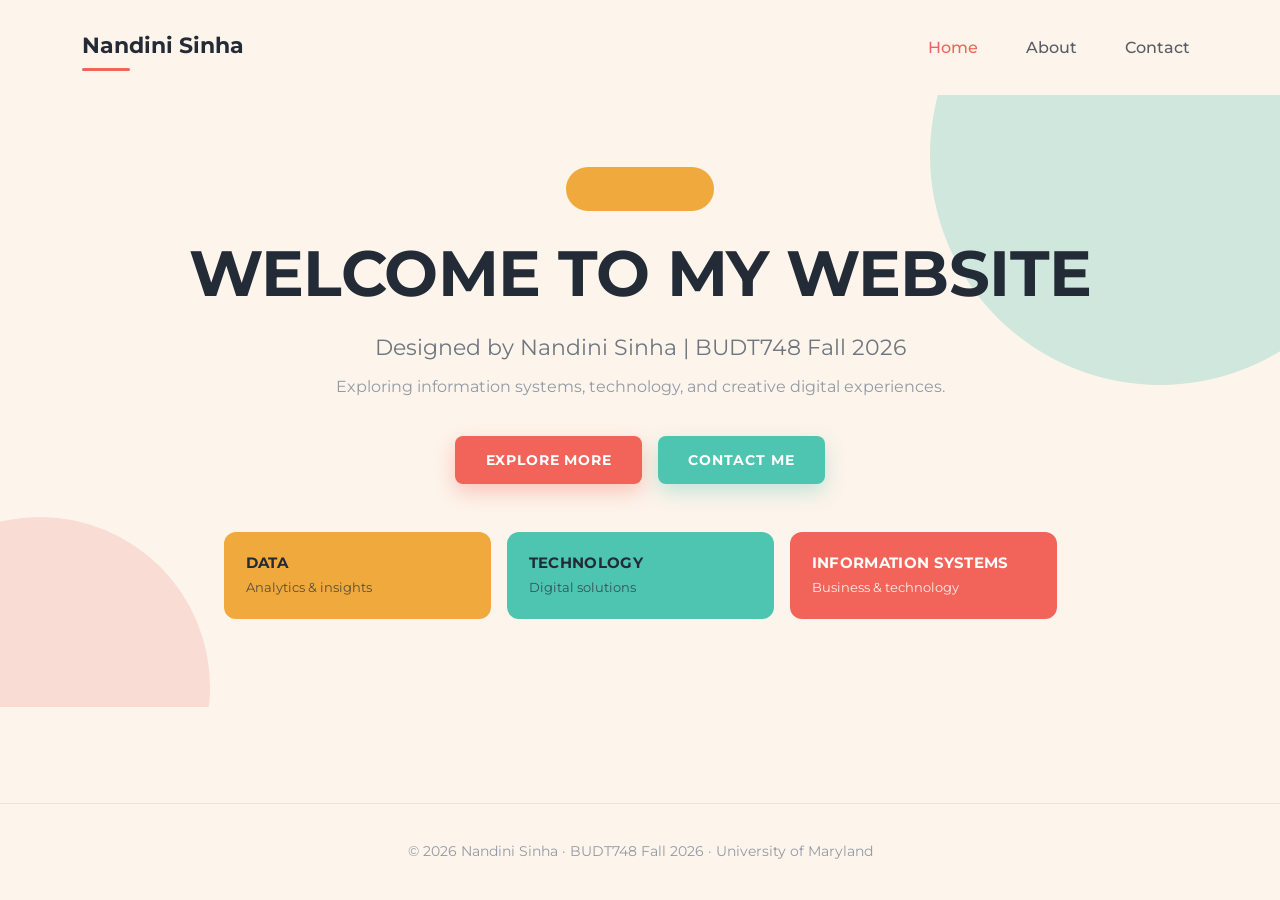
<file: index.html>
<!DOCTYPE html>
<html lang="en">
<head>
  <meta charset="UTF-8">
  <meta name="viewport" content="width=device-width, initial-scale=1.0">
  <title>Nandini Sinha | BUDT748 Fall 2026</title>
  <meta name="description" content="BUDT748 Fall 2026 client side technologies project by Nandini Sinha.">

  <!-- Bootstrap 5.3 CSS via CDN (from the tutorial) -->
  <link href="https://cdn.jsdelivr.net/npm/bootstrap@5.3.0/dist/css/bootstrap.min.css" rel="stylesheet">

  <!-- Montserrat font, used across the whole site -->
  <link rel="preconnect" href="https://fonts.googleapis.com">
  <link rel="preconnect" href="https://fonts.gstatic.com" crossorigin>
  <link href="https://fonts.googleapis.com/css2?family=Montserrat:wght@400;500;600;700&display=swap" rel="stylesheet">

  <!-- My own stylesheet - loaded last so it can override Bootstrap -->
  <link href="css/styles.css" rel="stylesheet">
</head>
<body>

  <!-- ============ BOOTSTRAP NAVIGATION BAR ============ -->
  <!-- navbar-expand-lg = collapses into a hamburger menu below 992px -->
  <nav class="navbar navbar-expand-lg">
    <div class="container">

      <!-- My name as the site logo -->
      <a class="navbar-brand" href="index.html">Nandini Sinha</a>

      <!-- Hamburger button that shows on small screens -->
      <button class="navbar-toggler" type="button" data-bs-toggle="collapse"
              data-bs-target="#navbarNav" aria-controls="navbarNav"
              aria-expanded="false" aria-label="Toggle navigation">
        <span class="navbar-toggler-icon"></span>
      </button>

      <!-- The links themselves -->
      <div class="collapse navbar-collapse justify-content-end" id="navbarNav">
        <ul class="navbar-nav">
          <li class="nav-item">
            <a class="nav-link active" href="index.html">Home</a>
          </li>
          <li class="nav-item">
            <a class="nav-link" href="about.html">About</a>
          </li>
          <li class="nav-item">
            <a class="nav-link" href="contact.html">Contact</a>
          </li>
        </ul>
      </div>

    </div>
  </nav>

  <!-- ============ HERO SECTION ============ -->
  <header class="hero">

    <!-- the two soft background circles from my Figma design -->
    <span class="deco deco-mint" aria-hidden="true"></span>
    <span class="deco deco-blush" aria-hidden="true"></span>

    <div class="container">

      <!-- decorative amber capsule above the heading -->
      <span class="pill" aria-hidden="true"></span>

      <h1>Welcome to My Website</h1>

      <p class="hero-subtitle">
        Designed by Nandini Sinha | BUDT748 Fall 2026
      </p>

      <p class="hero-tagline">
        Exploring information systems, technology, and creative digital experiences.
      </p>

      <!-- Call to action buttons -->
      <div class="d-flex flex-column flex-sm-row gap-3 justify-content-center mb-5">
        <a href="about.html" class="btn btn-coral">Explore More</a>
        <a href="contact.html" class="btn btn-teal">Contact Me</a>
      </div>

      <!-- ===== THREE CATEGORY CARDS (Bootstrap 12-column grid) ===== -->
      <!-- row + col-md-4 gives three equal columns on medium screens and up.
           On phones Bootstrap automatically stacks them into one column. -->
      <div class="row g-3 justify-content-center">

        <div class="col-md-4 col-lg-3">
          <div class="cat-card cat-amber">
            <h3>Data</h3>
            <p>Analytics &amp; insights</p>
          </div>
        </div>

        <div class="col-md-4 col-lg-3">
          <div class="cat-card cat-teal">
            <h3>Technology</h3>
            <p>Digital solutions</p>
          </div>
        </div>

        <div class="col-md-4 col-lg-3">
          <div class="cat-card cat-coral">
            <h3>Information Systems</h3>
            <p>Business &amp; technology</p>
          </div>
        </div>

      </div>

    </div>
  </header>

  <!-- ============ FOOTER ============ -->
  <footer class="site-footer">
    <div class="container">
      <p>&copy; 2026 Nandini Sinha &middot; BUDT748 Fall 2026 &middot; University of Maryland</p>
    </div>
  </footer>

  <!-- Bootstrap JavaScript bundle - needed for the hamburger menu to open -->
  <script src="https://cdn.jsdelivr.net/npm/bootstrap@5.3.0/dist/js/bootstrap.bundle.min.js"></script>
</body>
</html>
</file>
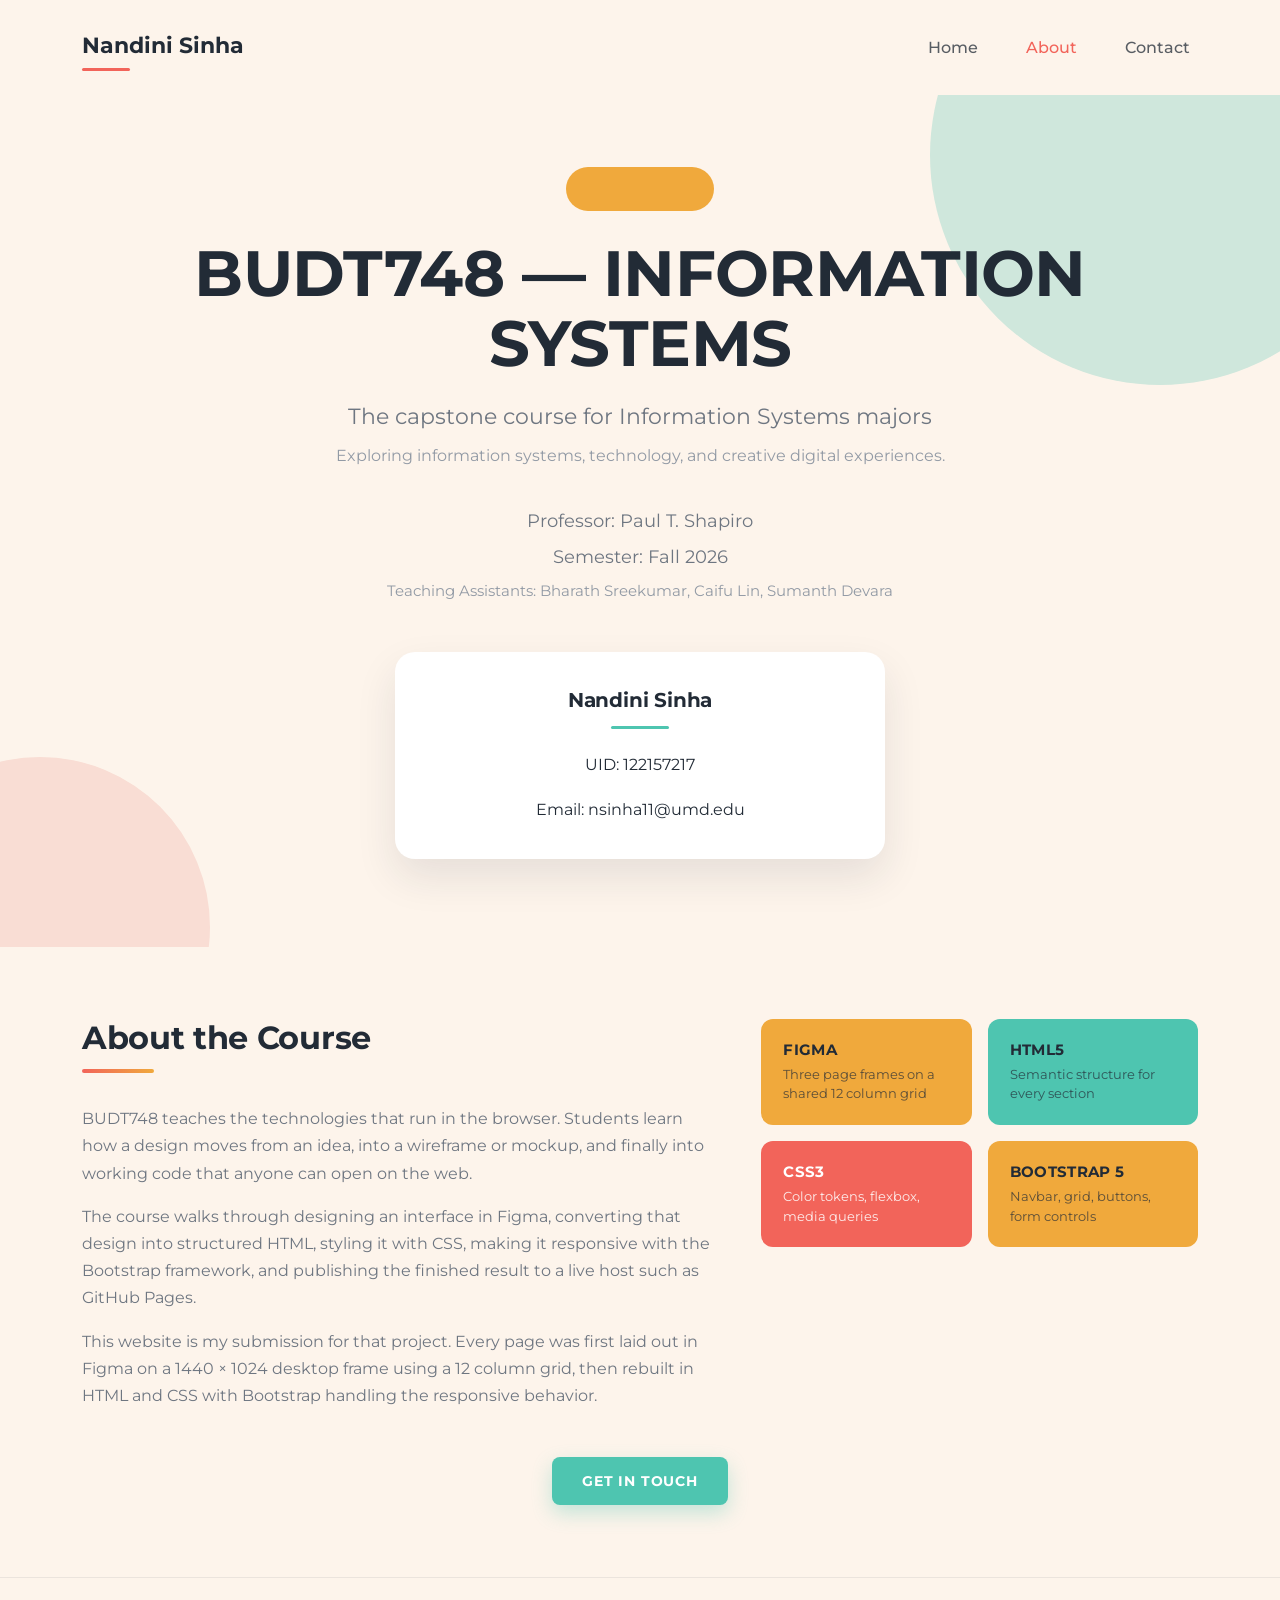
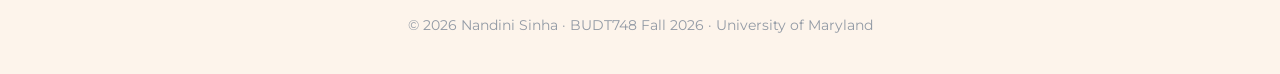
<file: about.html>
<!DOCTYPE html>
<html lang="en">
<head>
  <meta charset="UTF-8">
  <meta name="viewport" content="width=device-width, initial-scale=1.0">
  <title>About | Nandini Sinha | BUDT748 Fall 2026</title>
  <meta name="description" content="About BUDT748 Information Systems - course details, professor, and teaching assistants.">

  <!-- Bootstrap 5.3 CSS via CDN -->
  <link href="https://cdn.jsdelivr.net/npm/bootstrap@5.3.0/dist/css/bootstrap.min.css" rel="stylesheet">

  <!-- Montserrat font -->
  <link rel="preconnect" href="https://fonts.googleapis.com">
  <link rel="preconnect" href="https://fonts.gstatic.com" crossorigin>
  <link href="https://fonts.googleapis.com/css2?family=Montserrat:wght@400;500;600;700&display=swap" rel="stylesheet">

  <!-- My own stylesheet -->
  <link href="css/styles.css" rel="stylesheet">
</head>
<body>

  <!-- ============ BOOTSTRAP NAVIGATION BAR ============ -->
  <nav class="navbar navbar-expand-lg">
    <div class="container">

      <a class="navbar-brand" href="index.html">Nandini Sinha</a>

      <button class="navbar-toggler" type="button" data-bs-toggle="collapse"
              data-bs-target="#navbarNav" aria-controls="navbarNav"
              aria-expanded="false" aria-label="Toggle navigation">
        <span class="navbar-toggler-icon"></span>
      </button>

      <div class="collapse navbar-collapse justify-content-end" id="navbarNav">
        <ul class="navbar-nav">
          <li class="nav-item">
            <a class="nav-link" href="index.html">Home</a>
          </li>
          <li class="nav-item">
            <a class="nav-link active" href="about.html">About</a>
          </li>
          <li class="nav-item">
            <a class="nav-link" href="contact.html">Contact</a>
          </li>
        </ul>
      </div>

    </div>
  </nav>

  <!-- ============ HERO SECTION ============ -->
  <header class="hero">

    <!-- the two soft background circles from my Figma design -->
    <span class="deco deco-mint" aria-hidden="true"></span>
    <span class="deco deco-blush" aria-hidden="true"></span>

    <div class="container">

      <span class="pill" aria-hidden="true"></span>

      <h1>BUDT748 &mdash; Information Systems</h1>

      <p class="hero-subtitle">
        The capstone course for Information Systems majors
      </p>

      <p class="hero-tagline">
        Exploring information systems, technology, and creative digital experiences.
      </p>

      <!-- course details, stacked and centered like my Figma frame -->
      <p class="hero-detail">Professor: Paul T. Shapiro</p>
      <p class="hero-detail">Semester: Fall 2026</p>
      <p class="hero-detail-sm mb-5">
        Teaching Assistants: Bharath Sreekumar, Caifu Lin, Sumanth Devara
      </p>

      <!-- white card with my own details -->
      <div class="profile-card">
        <h3>Nandini Sinha</h3>
        <hr class="profile-rule">
        <p class="field-value">UID: 122157217</p>
        <p class="field-value">
          Email: <a href="mailto:nsinha11@umd.edu">nsinha11@umd.edu</a>
        </p>
      </div>

    </div>
  </header>

  <!-- ============ ABOUT THE COURSE (Bootstrap grid) ============ -->
  <section class="section">
    <div class="container">
      <div class="row g-5 align-items-start">

        <!-- col-lg-7 / col-lg-5 = uneven two column split on large screens -->
        <div class="col-lg-7">
          <h2 class="section-title">About the Course</h2>
          <hr class="accent-rule mx-0">
          <p>
            BUDT748 teaches the technologies that run in the browser. Students
            learn how a design moves from an idea, into a wireframe or mockup,
            and finally into working code that anyone can open on the web.
          </p>
          <p>
            The course walks through designing an interface in Figma, converting
            that design into structured HTML, styling it with CSS, making it
            responsive with the Bootstrap framework, and publishing the finished
            result to a live host such as GitHub Pages.
          </p>
          <p class="mb-0">
            This website is my submission for that project. Every page was first
            laid out in Figma on a 1440 &times; 1024 desktop frame using a
            12 column grid, then rebuilt in HTML and CSS with Bootstrap handling
            the responsive behavior.
          </p>
        </div>

        <!-- Four small cards: 2 per row on tablets, 2 per row on desktop -->
        <div class="col-lg-5">
          <div class="row g-3">

            <div class="col-sm-6">
              <div class="cat-card cat-amber">
                <h3>Figma</h3>
                <p>Three page frames on a shared 12 column grid</p>
              </div>
            </div>

            <div class="col-sm-6">
              <div class="cat-card cat-teal">
                <h3>HTML5</h3>
                <p>Semantic structure for every section</p>
              </div>
            </div>

            <div class="col-sm-6">
              <div class="cat-card cat-coral">
                <h3>CSS3</h3>
                <p>Color tokens, flexbox, media queries</p>
              </div>
            </div>

            <div class="col-sm-6">
              <div class="cat-card cat-amber">
                <h3>Bootstrap 5</h3>
                <p>Navbar, grid, buttons, form controls</p>
              </div>
            </div>

          </div>
        </div>

      </div>

      <div class="text-center mt-5">
        <a href="contact.html" class="btn btn-teal">Get In Touch</a>
      </div>

    </div>
  </section>

  <!-- ============ FOOTER ============ -->
  <footer class="site-footer">
    <div class="container">
      <p>&copy; 2026 Nandini Sinha &middot; BUDT748 Fall 2026 &middot; University of Maryland</p>
    </div>
  </footer>

  <!-- Bootstrap JavaScript bundle -->
  <script src="https://cdn.jsdelivr.net/npm/bootstrap@5.3.0/dist/js/bootstrap.bundle.min.js"></script>
</body>
</html>
</file>
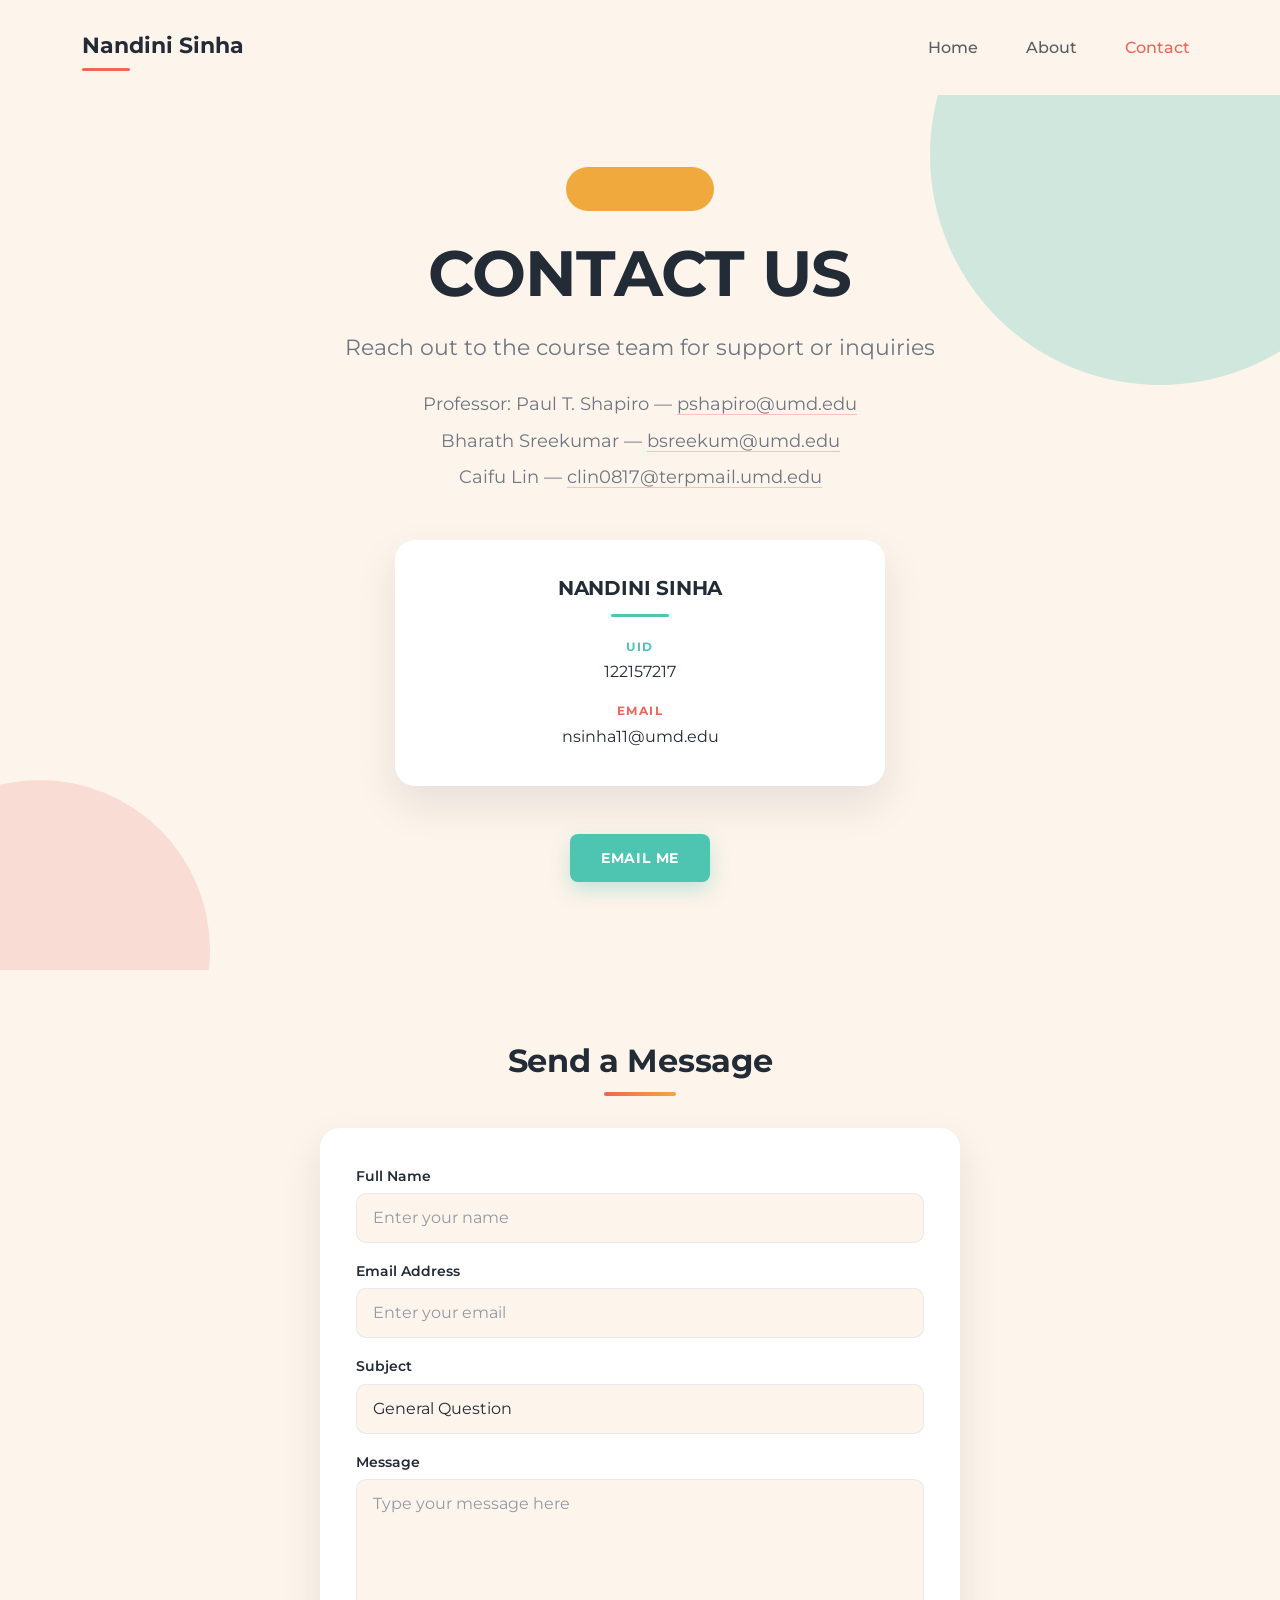
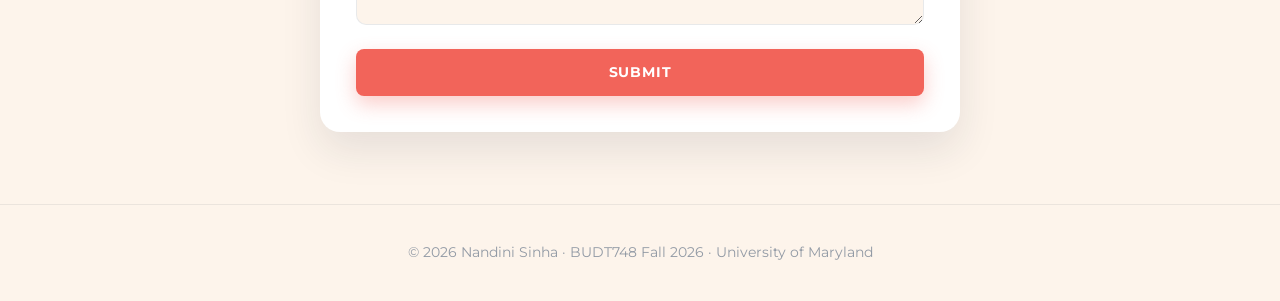
<file: contact.html>
<!DOCTYPE html>
<html lang="en">
<head>
  <meta charset="UTF-8">
  <meta name="viewport" content="width=device-width, initial-scale=1.0">
  <title>Contact | Nandini Sinha | BUDT748 Fall 2026</title>
  <meta name="description" content="Contact details for the BUDT748 Fall 2026 course team and Nandini Sinha.">

  <!-- Bootstrap 5.3 CSS via CDN -->
  <link href="https://cdn.jsdelivr.net/npm/bootstrap@5.3.0/dist/css/bootstrap.min.css" rel="stylesheet">

  <!-- Montserrat font -->
  <link rel="preconnect" href="https://fonts.googleapis.com">
  <link rel="preconnect" href="https://fonts.gstatic.com" crossorigin>
  <link href="https://fonts.googleapis.com/css2?family=Montserrat:wght@400;500;600;700&display=swap" rel="stylesheet">

  <!-- My own stylesheet -->
  <link href="css/styles.css" rel="stylesheet">
</head>
<body>

  <!-- ============ BOOTSTRAP NAVIGATION BAR ============ -->
  <nav class="navbar navbar-expand-lg">
    <div class="container">

      <a class="navbar-brand" href="index.html">Nandini Sinha</a>

      <button class="navbar-toggler" type="button" data-bs-toggle="collapse"
              data-bs-target="#navbarNav" aria-controls="navbarNav"
              aria-expanded="false" aria-label="Toggle navigation">
        <span class="navbar-toggler-icon"></span>
      </button>

      <div class="collapse navbar-collapse justify-content-end" id="navbarNav">
        <ul class="navbar-nav">
          <li class="nav-item">
            <a class="nav-link" href="index.html">Home</a>
          </li>
          <li class="nav-item">
            <a class="nav-link" href="about.html">About</a>
          </li>
          <li class="nav-item">
            <a class="nav-link active" href="contact.html">Contact</a>
          </li>
        </ul>
      </div>

    </div>
  </nav>

  <!-- ============ HERO SECTION ============ -->
  <header class="hero">

    <!-- the two soft background circles from my Figma design -->
    <span class="deco deco-mint" aria-hidden="true"></span>
    <span class="deco deco-blush" aria-hidden="true"></span>

    <div class="container">

      <span class="pill" aria-hidden="true"></span>

      <h1>Contact Us</h1>

      <p class="hero-subtitle mb-4">
        Reach out to the course team for support or inquiries
      </p>

      <!-- course team contacts -->
      <p class="hero-detail">
        Professor: Paul T. Shapiro &mdash;
        <a href="mailto:pshapiro@umd.edu">pshapiro@umd.edu</a>
      </p>
      <p class="hero-detail">
        Bharath Sreekumar &mdash;
        <a href="mailto:bsreekum@umd.edu">bsreekum@umd.edu</a>
      </p>
      <p class="hero-detail mb-5">
        Caifu Lin &mdash;
        <a href="mailto:clin0817@terpmail.umd.edu">clin0817@terpmail.umd.edu</a>
      </p>

      <!-- white card with my own details -->
      <div class="profile-card mb-5">
        <h3 class="text-uppercase">Nandini Sinha</h3>
        <hr class="profile-rule">

        <span class="field-label label-teal">UID</span>
        <p class="field-value">122157217</p>

        <span class="field-label label-coral">Email</span>
        <p class="field-value">
          <a href="mailto:nsinha11@umd.edu">nsinha11@umd.edu</a>
        </p>
      </div>

      <a href="mailto:nsinha11@umd.edu" class="btn btn-teal">Email Me</a>

    </div>
  </header>

  <!-- ============ CONTACT FORM (Bootstrap form components) ============ -->
  <section class="section">
    <div class="container">

      <div class="text-center">
        <h2 class="section-title">Send a Message</h2>
        <hr class="accent-rule">
      </div>

      <div class="form-panel">
        <!-- This is a static site so there is no server to receive the data.
             The script at the bottom just shows a confirmation message. -->
        <form id="contactForm" novalidate>

          <div class="mb-3">
            <label for="name" class="form-label">Full Name</label>
            <input type="text" class="form-control" id="name"
                   placeholder="Enter your name" required>
          </div>

          <div class="mb-3">
            <label for="email" class="form-label">Email Address</label>
            <input type="email" class="form-control" id="email"
                   placeholder="Enter your email" required>
          </div>

          <div class="mb-3">
            <label for="subject" class="form-label">Subject</label>
            <select class="form-control" id="subject">
              <option>General Question</option>
              <option>Assignment Help</option>
              <option>Office Hours</option>
              <option>Other</option>
            </select>
          </div>

          <div class="mb-4">
            <label for="message" class="form-label">Message</label>
            <textarea class="form-control" id="message" rows="5"
                      placeholder="Type your message here" required></textarea>
          </div>

          <button type="submit" class="btn btn-coral w-100">Submit</button>

          <!-- Hidden confirmation message, revealed after submitting -->
          <div id="formSuccess" class="alert mt-3 d-none"
               style="background-color: rgba(78, 197, 176, 0.14);
                      border: 1px solid rgba(78, 197, 176, 0.45);
                      color: #2E8C7B; border-radius: 10px;"
               role="alert">
            Thanks! Your message has been received.
          </div>
        </form>
      </div>

    </div>
  </section>

  <!-- ============ FOOTER ============ -->
  <footer class="site-footer">
    <div class="container">
      <p>&copy; 2026 Nandini Sinha &middot; BUDT748 Fall 2026 &middot; University of Maryland</p>
    </div>
  </footer>

  <!-- Bootstrap JavaScript bundle -->
  <script src="https://cdn.jsdelivr.net/npm/bootstrap@5.3.0/dist/js/bootstrap.bundle.min.js"></script>

  <!-- Small script so the form gives the visitor feedback -->
  <script>
    document.getElementById("contactForm").addEventListener("submit", function (event) {
      // stop the browser from reloading the page
      event.preventDefault();

      // show the confirmation message
      document.getElementById("formSuccess").classList.remove("d-none");

      // clear the fields so the form looks reset
      this.reset();
    });
  </script>
</body>
</html>
</file>
<file: css/styles.css>
/* ============================================================
   BUDT748 Fall 2026 - Client Side Technologies
   Website by Nandini Sinha
   Custom stylesheet layered on top of Bootstrap 5.3
   ============================================================ */

/* ---------- 1. DESIGN TOKENS (colors taken from my Figma file) ---------- */
:root {
  --cream:       #FDF4EB;  /* page background - warm cream        */
  --ink:         #222B36;  /* headings and dark text              */
  --muted:       #6E7681;  /* secondary / supporting text         */
  --muted-soft:  #929AA5;  /* smallest supporting text            */
  --coral:       #F2645A;  /* primary accent - buttons, underline */
  --coral-dark:  #E04E44;  /* coral hover state                   */
  --teal:        #4EC5B0;  /* secondary accent                    */
  --teal-dark:   #3BAE9A;  /* teal hover state                    */
  --amber:       #F0A93C;  /* third accent - pill, data card      */
  --mint:        #CFE7DC;  /* big decorative circle, top right    */
  --blush:       #F9DDD4;  /* big decorative circle, bottom left  */
  --white:       #FFFFFF;
  --card-shadow: 0 18px 40px rgba(34, 43, 54, 0.10);
}

/* ---------- 2. GLOBAL BASE STYLES ---------- */
* {
  box-sizing: border-box;
}

body {
  background-color: var(--cream);
  color: var(--ink);
  font-family: "Montserrat", -apple-system, BlinkMacSystemFont, "Segoe UI", sans-serif;
  margin: 0;
  /* the decorative circles hang off the edges, so hide sideways scroll */
  overflow-x: hidden;
  /* a column layout plus margin-top:auto on the footer keeps the footer at
     the bottom of the window even when a page has very little content */
  display: flex;
  flex-direction: column;
  min-height: 100vh;
}

h1, h2, h3, h4, h5 {
  font-weight: 700;
  color: var(--ink);
  letter-spacing: -0.01em;
}

p {
  color: var(--muted);
  line-height: 1.7;
}

a {
  text-decoration: none;
}

/* ---------- 3. NAVIGATION BAR (Bootstrap navbar overrides) ---------- */
.navbar {
  background-color: var(--cream);
  padding-top: 1.5rem;
  padding-bottom: 1.5rem;
}

/* My name in the top-left, with the short coral underline from my design */
.navbar-brand {
  font-size: 1.4rem;
  font-weight: 700;
  color: var(--ink) !important;
  position: relative;
  padding-bottom: 0.55rem;
}

.navbar-brand::after {
  content: "";
  position: absolute;
  left: 0;
  bottom: 0;
  width: 48px;
  height: 3px;
  border-radius: 2px;
  background-color: var(--coral);
}

.navbar-nav .nav-link {
  font-size: 1rem;
  font-weight: 500;
  color: var(--ink) !important;
  margin-left: 2rem;
  opacity: 0.75;
  transition: opacity 0.2s ease, color 0.2s ease;
}

.navbar-nav .nav-link:hover,
.navbar-nav .nav-link.active {
  opacity: 1;
  color: var(--coral) !important;
}

/* hamburger button on small screens */
.navbar-toggler {
  border-color: rgba(34, 43, 54, 0.15);
}

.navbar-toggler:focus {
  box-shadow: 0 0 0 3px rgba(242, 100, 90, 0.25);
}

/* ---------- 4. DECORATIVE BACKGROUND CIRCLES ---------- */
/* Two soft circles that bleed off the edges, straight from my Figma frames.
   They sit behind everything and never catch clicks. */
.hero {
  position: relative;
  overflow: hidden;       /* clips the circles at the section edge */
  padding: 4.5rem 0 5.5rem;
  text-align: center;
}

.deco {
  position: absolute;
  border-radius: 50%;
  pointer-events: none;
  z-index: 0;
}

.deco-mint {
  width: 460px;
  height: 460px;
  background-color: var(--mint);
  top: -170px;
  right: -110px;
}

.deco-blush {
  width: 340px;
  height: 340px;
  background-color: var(--blush);
  bottom: -150px;
  left: -130px;
}

/* every real piece of content sits above the circles */
.hero > .container {
  position: relative;
  z-index: 1;
}

/* ---------- 5. HERO CONTENT ---------- */
/* the small amber capsule that floats above each page heading */
.pill {
  display: block;
  width: 148px;
  height: 44px;
  border-radius: 999px;
  background-color: var(--amber);
  margin: 0 auto 1.75rem;
}

.hero h1 {
  font-size: 4rem;
  font-weight: 700;
  line-height: 1.08;
  text-transform: uppercase;
  margin-bottom: 1.25rem;
}

/* the main line under the heading */
.hero-subtitle {
  font-size: 1.35rem;
  color: var(--muted);
  margin-bottom: 0.5rem;
}

/* the smaller line under that */
.hero-tagline {
  font-size: 1rem;
  color: var(--muted-soft);
  max-width: 640px;
  margin: 0 auto 2.25rem;
}

/* stacked detail lines used on the About and Contact pages */
.hero-detail {
  font-size: 1.1rem;
  color: var(--muted);
  margin-bottom: 0.4rem;
}

.hero-detail-sm {
  font-size: 0.95rem;
  color: var(--muted-soft);
  margin-bottom: 0.4rem;
}

/* email links inside the detail lines */
.hero-detail a {
  color: var(--muted);
  border-bottom: 1px solid rgba(242, 100, 90, 0.35);
  transition: color 0.2s ease, border-color 0.2s ease;
}

.hero-detail a:hover {
  color: var(--coral);
  border-color: var(--coral);
}

/* ---------- 6. BUTTONS ---------- */
.btn-coral,
.btn-teal {
  border: none;
  border-radius: 8px;
  padding: 0.85rem 1.9rem;
  font-size: 0.85rem;
  font-weight: 700;
  letter-spacing: 0.06em;
  text-transform: uppercase;
  color: var(--white);
  transition: transform 0.2s ease, box-shadow 0.2s ease, background-color 0.2s ease;
}

.btn-coral {
  background-color: var(--coral);
  box-shadow: 0 8px 20px rgba(242, 100, 90, 0.32);
}

.btn-coral:hover,
.btn-coral:focus {
  background-color: var(--coral-dark);
  color: var(--white);
  transform: translateY(-2px);
  box-shadow: 0 12px 26px rgba(242, 100, 90, 0.42);
}

.btn-teal {
  background-color: var(--teal);
  box-shadow: 0 8px 20px rgba(78, 197, 176, 0.32);
}

.btn-teal:hover,
.btn-teal:focus {
  background-color: var(--teal-dark);
  color: var(--white);
  transform: translateY(-2px);
  box-shadow: 0 12px 26px rgba(78, 197, 176, 0.42);
}

/* ---------- 7. CATEGORY CARDS (landing page, Bootstrap grid) ---------- */
.cat-card {
  border-radius: 12px;
  padding: 1.35rem 1.4rem;
  text-align: left;
  height: 100%;
  transition: transform 0.25s ease, box-shadow 0.25s ease;
}

.cat-card:hover {
  transform: translateY(-5px);
  box-shadow: 0 14px 30px rgba(34, 43, 54, 0.14);
}

.cat-card h3 {
  font-size: 0.95rem;
  font-weight: 700;
  text-transform: uppercase;
  letter-spacing: 0.02em;
  color: var(--ink);
  margin-bottom: 0.4rem;
}

.cat-card p {
  font-size: 0.8rem;
  color: rgba(34, 43, 54, 0.72);
  margin-bottom: 0;
  line-height: 1.5;
}

/* one modifier class per color, so the HTML stays readable */
.cat-amber { background-color: var(--amber); }
.cat-teal  { background-color: var(--teal);  }
.cat-coral { background-color: var(--coral); }

/* the coral card is dark enough that white text reads better */
.cat-coral h3,
.cat-coral p {
  color: var(--white);
}

.cat-coral p {
  color: rgba(255, 255, 255, 0.88);
}

/* ---------- 8. PROFILE CARD (white card with my details) ---------- */
.profile-card {
  background-color: var(--white);
  border-radius: 20px;
  box-shadow: var(--card-shadow);
  padding: 2.25rem 2rem;
  max-width: 490px;
  margin: 0 auto;
  text-align: center;
}

.profile-card h3 {
  font-size: 1.25rem;
  font-weight: 700;
  margin-bottom: 0.9rem;
}

/* short teal rule under the name */
.profile-rule {
  width: 58px;
  height: 3px;
  border-radius: 2px;
  background-color: var(--teal);
  border: 0;
  opacity: 1;
  margin: 0 auto 1.35rem;
}

/* small coloured label above each value */
.field-label {
  display: block;
  font-size: 0.72rem;
  font-weight: 700;
  letter-spacing: 0.12em;
  text-transform: uppercase;
  margin-bottom: 0.15rem;
}

.label-teal  { color: var(--teal);  }
.label-coral { color: var(--coral); }

.field-value {
  font-size: 1rem;
  color: var(--ink);
  margin-bottom: 1.1rem;
}

.field-value:last-child {
  margin-bottom: 0;
}

.field-value a {
  color: var(--ink);
}

.field-value a:hover {
  color: var(--coral);
}

/* ---------- 9. SECTIONS ---------- */
.section {
  padding: 4.5rem 0;
  position: relative;
  z-index: 1;
}

.section-title {
  font-size: 2rem;
  margin-bottom: 0.75rem;
}

/* short accent rule under a section heading */
.accent-rule {
  width: 72px;
  height: 4px;
  border-radius: 2px;
  background: linear-gradient(90deg, var(--coral), var(--amber));
  border: 0;
  opacity: 1;
  margin: 0 auto 2rem;
}

/* ---------- 10. CONTACT FORM (Bootstrap form components) ---------- */
.form-panel {
  background-color: var(--white);
  border-radius: 20px;
  box-shadow: var(--card-shadow);
  padding: 2.25rem;
  max-width: 640px;
  margin: 0 auto;
}

.form-label {
  color: var(--ink);
  font-weight: 600;
  font-size: 0.9rem;
  margin-bottom: 0.35rem;
}

.form-control {
  background-color: var(--cream);
  border: 1px solid rgba(34, 43, 54, 0.10);
  border-radius: 10px;
  color: var(--ink);
  padding: 0.75rem 1rem;
}

.form-control::placeholder {
  color: var(--muted-soft);
}

.form-control:focus {
  background-color: var(--white);
  border-color: var(--teal);
  color: var(--ink);
  box-shadow: 0 0 0 3px rgba(78, 197, 176, 0.22);
}

/* ---------- 11. FOOTER ---------- */
.site-footer {
  margin-top: auto;      /* pushes the footer to the bottom of short pages */
  border-top: 1px solid rgba(34, 43, 54, 0.08);
  padding: 2.25rem 0;
  text-align: center;
  position: relative;
  z-index: 1;
}

.site-footer p {
  margin: 0;
  font-size: 0.88rem;
  color: var(--muted-soft);
}

/* ---------- 12. RESPONSIVE / MEDIA QUERIES ---------- */

/* tablets */
@media (max-width: 991px) {
  .hero h1 {
    font-size: 2.9rem;
  }

  .navbar-nav .nav-link {
    margin-left: 0;
    padding-top: 0.5rem;
    padding-bottom: 0.5rem;
  }

  .deco-mint {
    width: 320px;
    height: 320px;
    top: -120px;
    right: -90px;
  }

  .deco-blush {
    width: 240px;
    height: 240px;
    bottom: -110px;
    left: -90px;
  }
}

/* phones */
@media (max-width: 767px) {
  .hero {
    padding: 3rem 0 3.5rem;
  }

  .hero h1 {
    font-size: 2.1rem;
  }

  .hero-subtitle {
    font-size: 1.05rem;
  }

  .pill {
    width: 110px;
    height: 34px;
  }

  .section {
    padding: 3rem 0;
  }

  .profile-card,
  .form-panel {
    padding: 1.75rem 1.35rem;
  }

  /* full width buttons are easier to tap */
  .btn-coral,
  .btn-teal {
    width: 100%;
  }
}
</file>
